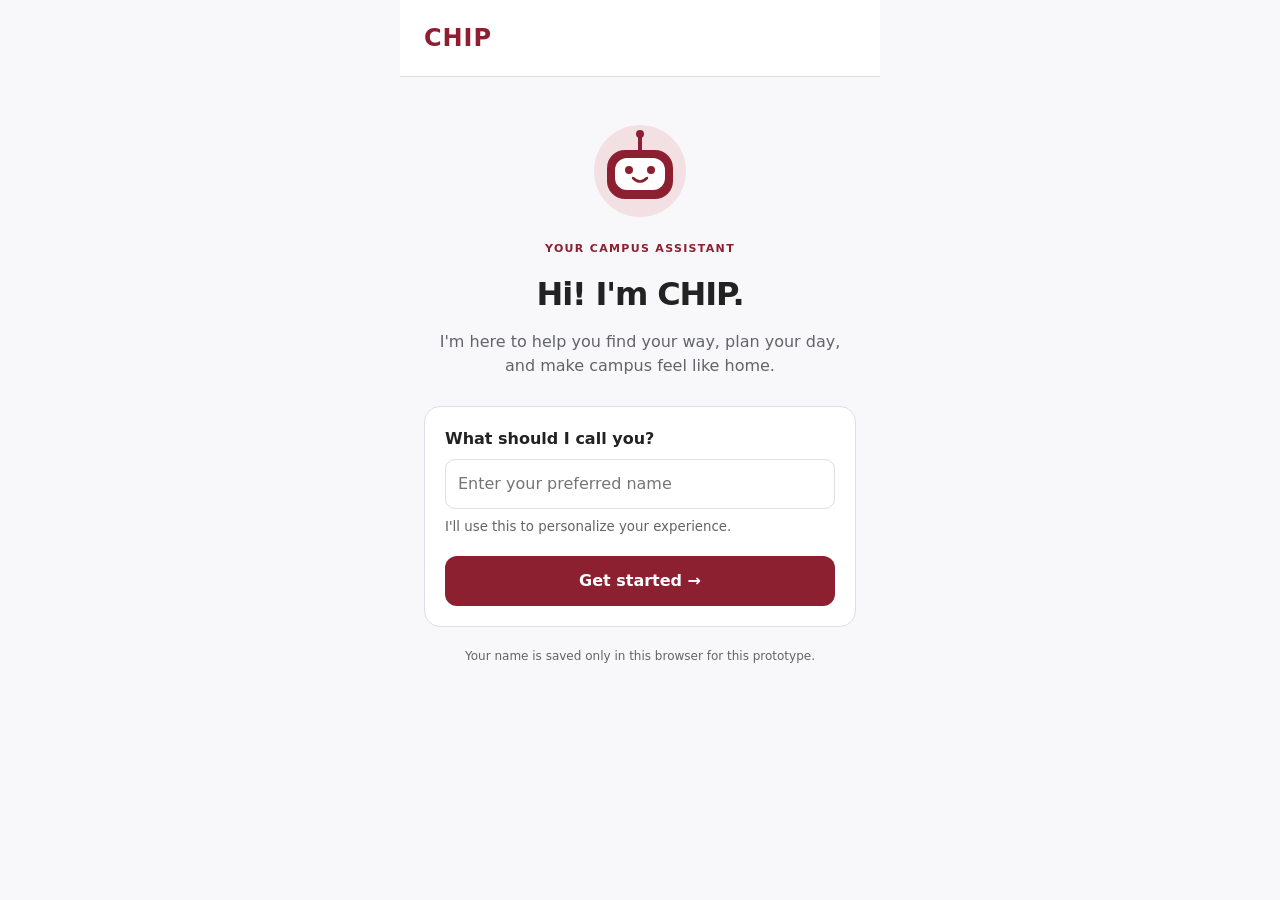
<file: CHIP_main/index.html>
<!DOCTYPE html>
<html lang="en">
<head>
<meta charset="UTF-8">
<meta name="viewport" content="width=device-width, initial-scale=1">
<title>CHIP | Home</title>
<link rel="stylesheet" href="styles.css">
<link rel="stylesheet" href="home.css">
<script src="shared.js" defer></script>
<script src="home.js" defer></script>
</head>
<body>
<div class="app-shell">
<header class="app-header">
<a class="brand" href="index.html">CHIP</a>
<a class="profile-link" href="onboarding/index.html?edit=1">Edit profile</a>
</header>
<main class="page-content" id="home" hidden>
<section class="welcome">
<div class="mascot" aria-hidden="true"><svg viewBox="0 0 100 100" width="88" height="88"><circle cx="50" cy="50" r="46" fill="#f2e0e3"/><path d="M50 29V14" stroke="#8c2030" stroke-width="4" stroke-linecap="round"/><circle cx="50" cy="13" r="4" fill="#8c2030"/><rect x="17" y="29" width="66" height="49" rx="18" fill="#8c2030"/><rect x="25" y="37" width="50" height="32" rx="12" fill="white"/><circle cx="39" cy="49" r="4" fill="#8c2030"/><circle cx="61" cy="49" r="4" fill="#8c2030"/><path d="M43 57Q50 64 57 57" fill="none" stroke="#8c2030" stroke-width="2.5" stroke-linecap="round"/></svg></div>
<h1 id="greeting"></h1><p class="muted">How can I help you today?</p>
</section>
<section class="chat-section" aria-label="Chat with CHIP">
<div id="chat-log" role="log" aria-live="polite" aria-label="Conversation"></div>
<form id="chat-form" class="chat-form">
<label class="sr-only" for="question">Ask CHIP a question</label>
<input id="question" placeholder="Ask CHIP anything..." maxlength="500" required autocomplete="off">
<button class="btn btn-primary" type="submit" aria-label="Send message">↑</button>
</form>
<div class="chat-meta"><small class="muted">Prototype assistant · simulated responses</small><button id="clear-chat" type="button">Clear chat</button></div>
</section>
<section class="quick-actions"><h2>Quick actions</h2>
<div class="feature-grid">
<a class="card feature-card" href="study-spaces/index.html"><span aria-hidden="true">📚</span><strong>Study Spaces</strong><small>Find a place to focus</small></a>
<a class="card feature-card" href="schedule/index.html"><span aria-hidden="true">📅</span><strong>My Schedule</strong><small>Plan your day</small></a>
<a class="card feature-card" href="directions/index.html"><span aria-hidden="true">📍</span><strong>Directions</strong><small>Find your way</small></a>
<a class="card feature-card" href="free-time/index.html"><span aria-hidden="true">🕒</span><strong>Free Time</strong><small>Explore your availability</small></a>
</div></section>
<section class="card overview"><h2>Your schedule</h2><p id="schedule-summary" class="muted"></p><a href="schedule/index.html">View schedule →</a></section>
</main>
<footer class="home-footer muted">Campus Host Intelligence Portal</footer>
</div>
</body></html>
</file>
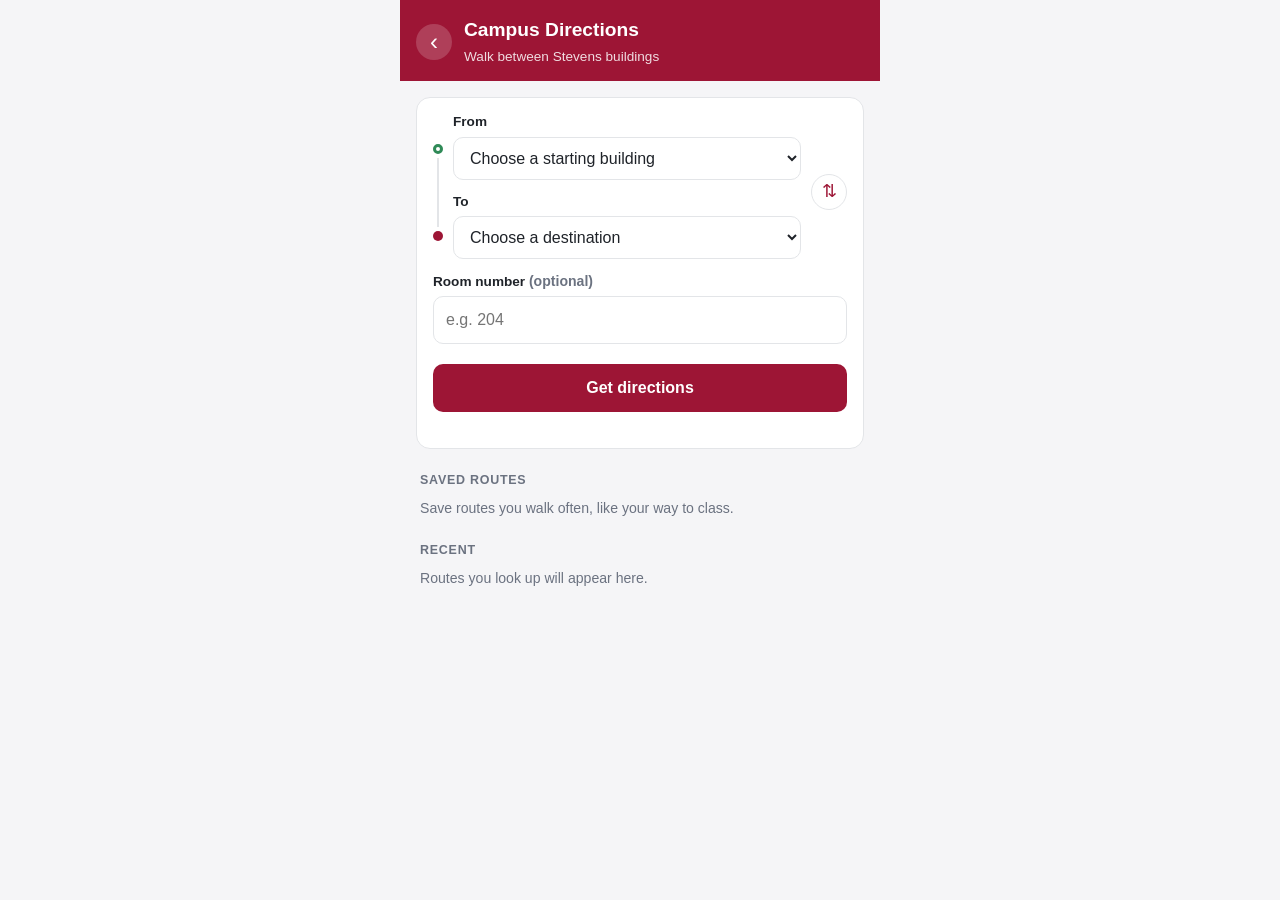
<file: CHIP_main/directions/index.html>
<!DOCTYPE html>
<html lang="en">
<head>
  <meta charset="UTF-8">
  <meta name="viewport" content="width=device-width, initial-scale=1">
  <title>Campus Directions · CHIP</title>
  <link rel="stylesheet" href="../styles.css">
  <link rel="stylesheet" href="style.css">
</head>
<body class="dir-page">

  <header class="dir-header">
    <button class="dir-back" id="backBtn" aria-label="Back">‹</button>
    <div>
      <h1 id="headerTitle">Campus Directions</h1>
      <p id="headerSub">Walk between Stevens buildings</p>
    </div>
  </header>

  <main class="dir-main">

    <!-- SCREEN 1: choose buildings -->
    <section id="screen-start" class="screen active">
      <div class="dir-card">
        <div class="fromto-row">
          <div class="fromto-dots"><span class="dot dot-start"></span><span class="fromto-line"></span><span class="dot dot-end"></span></div>
          <div class="fromto-fields">
            <label for="fromSelect" class="dir-label">From</label>
            <select id="fromSelect" class="dir-input"></select>
            <label for="toSelect" class="dir-label">To</label>
            <select id="toSelect" class="dir-input"></select>
          </div>
          <button class="swap-btn" id="swapBtn" aria-label="Swap start and destination">⇅</button>
        </div>
        <label for="roomInput" class="dir-label">Room number <span class="muted">(optional)</span></label>
        <input id="roomInput" class="dir-input" type="text" inputmode="numeric" placeholder="e.g. 204">
        <button class="dir-btn block" id="goBtn">Get directions</button>
        <p class="dir-error" id="formError" role="alert"></p>
      </div>

      <h2 class="dir-section">Saved routes</h2>
      <div id="savedList"></div>

      <h2 class="dir-section">Recent</h2>
      <div id="recentList"></div>
    </section>

    <!-- SCREEN 2: route detail -->
    <section id="screen-detail" class="screen">
      <div class="dir-card summary" id="summary"></div>
      <div class="dir-card map-card">
        <svg id="map" viewBox="0 0 320 300" role="img" aria-label="Campus map with walking route"></svg>
        <p class="map-caption">Simplified campus map · north is up</p>
      </div>
      <h2 class="dir-section">Step by step</h2>
      <ol class="timeline" id="steps"></ol>
      <div class="dir-actions">
        <button class="dir-btn secondary" id="saveBtn">☆ Save route</button>
        <button class="dir-btn" id="startBtn">Start walking</button>
      </div>
    </section>

    <!-- SCREEN 3: walking, one step at a time -->
    <section id="screen-trip" class="screen">
      <div class="trip-progress"><div class="trip-bar" id="tripBar"></div></div>
      <p class="muted center" id="tripCount"></p>
      <div class="dir-card trip-card">
        <div class="trip-icon" id="tripIcon"></div>
        <p class="trip-text" id="tripText"></p>
        <p class="muted" id="tripMeta"></p>
      </div>
      <div class="dir-actions">
        <button class="dir-btn secondary" id="prevBtn">Previous</button>
        <button class="dir-btn" id="nextBtn">Next step</button>
      </div>
      <button class="dir-link" id="endBtn">End walk</button>
    </section>

    <!-- SCREEN 4: arrived -->
    <section id="screen-arrived" class="screen">
      <div class="dir-card center arrived">
        <div class="arrived-icon">✓</div>
        <h3 id="arrivedTitle"></h3>
        <p class="muted" id="arrivedText"></p>
        <a class="dir-btn block" href="../schedule/index.html">View my schedule</a>
        <button class="dir-link" id="doneBtn">Back to directions</button>
      </div>
    </section>
  </main>

  <div class="dir-toast" id="toast" role="status"></div>
  <script src="script.js"></script>
</body>
</html>
</file>
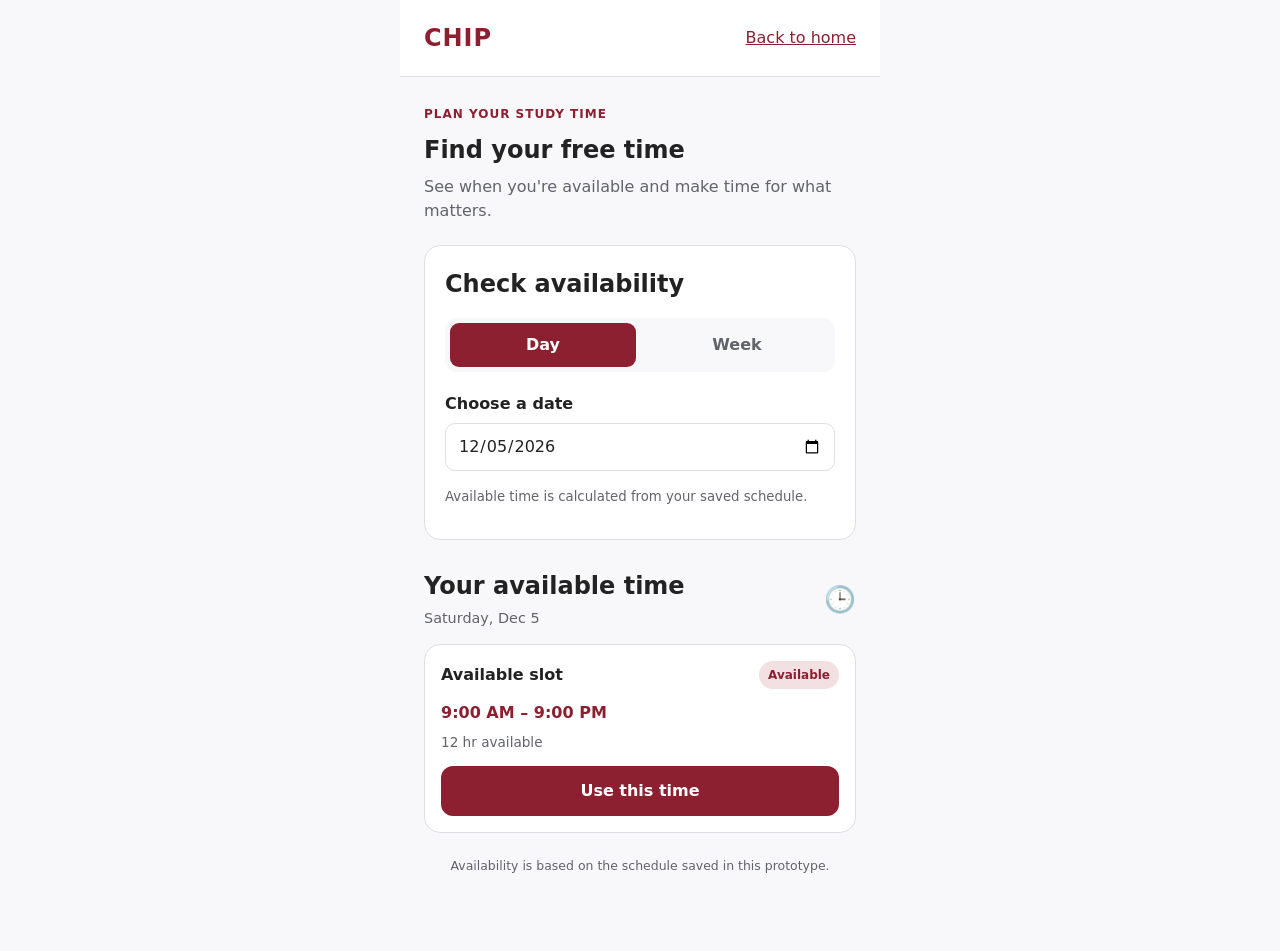
<file: CHIP_main/free-time/index.html>
<!DOCTYPE html>
<html lang="en">

<head>
    <meta charset="UTF-8">
    <meta name="viewport" content="width=device-width, initial-scale=1">
    <title>CHIP | Free Time</title>

    <link rel="stylesheet" href="../styles.css">
    <link rel="stylesheet" href="style.css">

    <script src="../shared.js" defer></script>
    <script src="script.js" defer></script>
</head>

<body>
    <div class="app-shell">
        <header class="app-header">
            <a class="brand" href="../index.html">CHIP</a>
            <a href="../index.html">Back to home</a>
        </header>

        <main class="page-content">
            <section class="intro">
                <span class="eyebrow">PLAN YOUR STUDY TIME</span>
                <h1>Find your free time</h1>
                <p class="muted">
                    See when you're available and make time for what matters.
                </p>
            </section>

            <section class="card controls-card">
                <h2>Check availability</h2>

                <div class="view-toggle" role="group" aria-label="Schedule view">
                    <button class="toggle-btn active" id="dayView" type="button">
                        Day
                    </button>
                    <button class="toggle-btn" id="weekView" type="button">
                        Week
                    </button>
                </div>

                <div class="field">
                    <label for="selectedDate">Choose a date</label>
                    <input type="date" id="selectedDate">
                </div>

                <p class="muted small">
                    Available time is calculated from your saved schedule.
                </p>
            </section>

            <section class="availability-section">
                <div class="section-heading">
                    <div>
                        <h2 id="availabilityTitle">Your available time</h2>
                        <p class="muted" id="availabilitySubtitle"></p>
                    </div>
                    <span class="availability-icon">🕒</span>
                </div>

                <div id="availabilityList" class="availability-list"></div>

                <div id="emptyState" class="card empty-state" hidden>
                    <span>📅</span>
                    <h3>No free time found</h3>
                    <p class="muted">
                        There are no available study slots in this period.
                        Try another date or check your schedule.
                    </p>
                    <a class="btn btn-secondary btn-block" href="../schedule/index.html">
                        View my schedule
                    </a>
                </div>
            </section>

            <section class="card booking-card" id="bookingCard" hidden>
                <h2>Save study time</h2>
                <p class="muted" id="selectedSlotText"></p>

                <div class="field">
                    <label for="studyDuration">How long do you want to study?</label>
                    <select id="studyDuration">
                        <option value="30">30 minutes</option>
                        <option value="60" selected>1 hour</option>
                        <option value="90">1 hour 30 minutes</option>
                        <option value="120">2 hours</option>
                    </select>
                </div>

                <div class="field">
                    <label for="studyTitle">Study session name</label>
                    <input id="studyTitle" type="text" maxlength="60" value="Study session"
                        placeholder="e.g. Complete CS assignment">
                </div>

                <p class="error" id="bookingError" role="alert"></p>

                <button class="btn btn-primary btn-block" id="saveStudyBtn">
                    Add to my schedule
                </button>
                <button class="btn btn-secondary btn-block" id="cancelBookingBtn">
                    Cancel
                </button>
            </section>

            <section class="card success-card" id="successCard" hidden>
                <div class="success-icon">✓</div>
                <h2>Study time added!</h2>
                <p id="successMessage" class="muted"></p>
                <a class="btn btn-primary btn-block" href="../schedule/index.html">
                    View my schedule
                </a>
                <button class="text-button" id="backToAvailability">
                    Find another time
                </button>
            </section>

            <p class="data-note">
                Availability is based on the schedule saved in this prototype.
            </p>
        </main>
    </div>
</body>

</html>
</file>
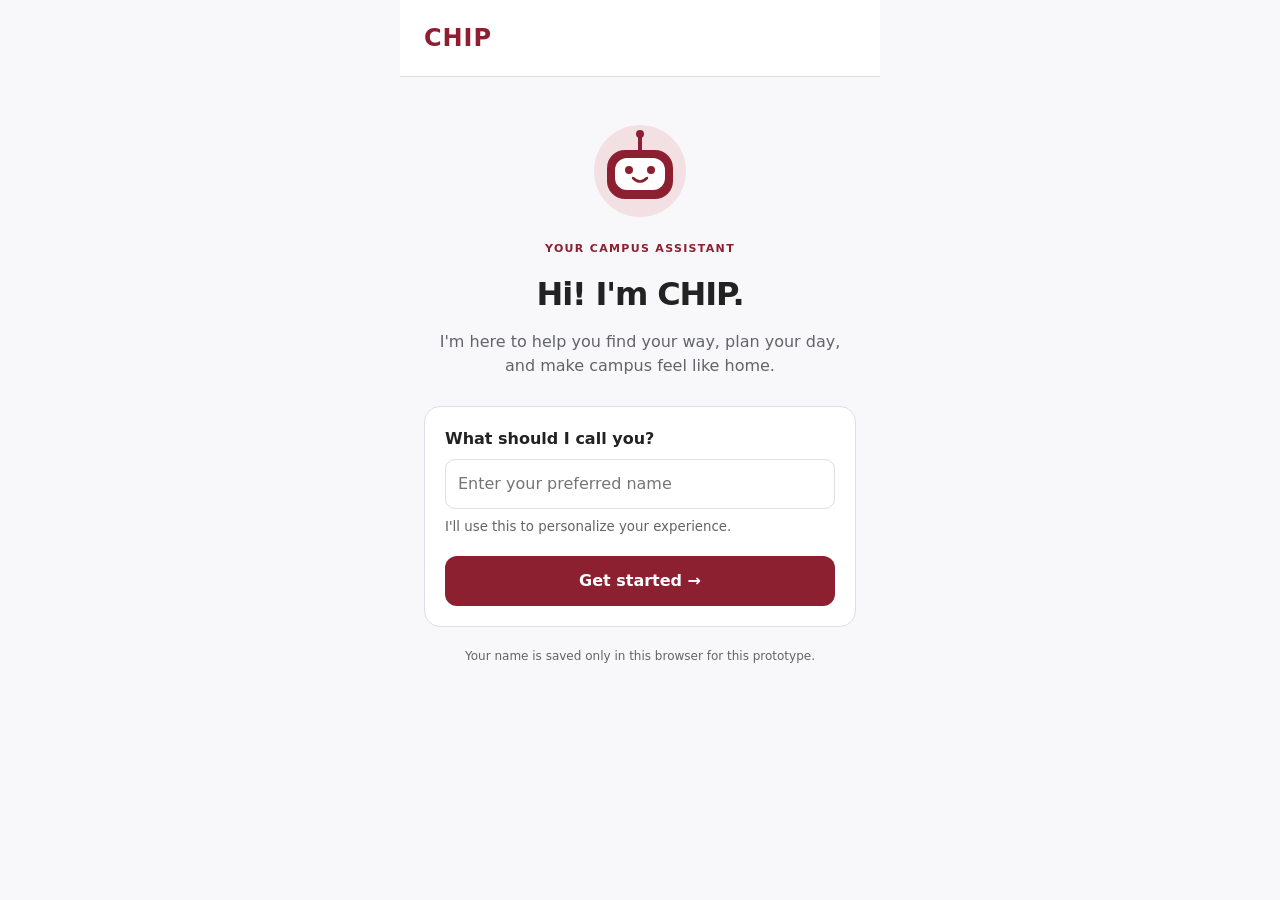
<file: CHIP_main/onboarding/index.html>
<!DOCTYPE html>
<html lang="en">
<head>
  <meta charset="UTF-8">
  <meta name="viewport" content="width=device-width, initial-scale=1">
  <title>Welcome to CHIP</title>
  <link rel="stylesheet" href="../styles.css">
  <link rel="stylesheet" href="onboarding.css">
  <script src="../shared.js" defer></script>
  <script src="script.js" defer></script>
</head>
<body>
  <div class="app-shell">
    <header class="app-header"><span class="brand">CHIP</span></header>
    <main class="page-content onboarding">
      <div class="mascot" aria-hidden="true">
        <svg viewBox="0 0 100 100" width="100" height="100">
          <circle cx="50" cy="50" r="46" fill="#f2e0e3"/>
          <path d="M50 29V14" stroke="#8c2030" stroke-width="4" stroke-linecap="round"/>
          <circle cx="50" cy="13" r="4" fill="#8c2030"/>
          <rect x="17" y="29" width="66" height="49" rx="18" fill="#8c2030"/>
          <rect x="25" y="37" width="50" height="32" rx="12" fill="white"/>
          <circle cx="39" cy="49" r="4" fill="#8c2030"/>
          <circle cx="61" cy="49" r="4" fill="#8c2030"/>
          <path d="M43 57Q50 64 57 57" fill="none" stroke="#8c2030" stroke-width="2.5" stroke-linecap="round"/>
        </svg>
      </div>
      <section class="intro">
        <p class="eyebrow">YOUR CAMPUS ASSISTANT</p>
        <h1 id="heading">Hi! I'm CHIP.</h1>
        <p class="muted" id="intro-text">I'm here to help you find your way, plan your day, and make campus feel like home.</p>
      </section>
      <form id="profile-form" class="card">
        <div class="field">
          <label for="student-name">What should I call you?</label>
          <input id="student-name" name="name" placeholder="Enter your preferred name" autocomplete="given-name" maxlength="40" required aria-describedby="name-help error">
          <small class="muted" id="name-help">I'll use this to personalize your experience.</small>
          <p id="error" class="error" role="alert" hidden></p>
        </div>
        <button id="submit-button" class="btn btn-primary btn-block" type="submit">Get started →</button>
        <a id="cancel-link" class="cancel" href="../index.html" hidden>Cancel</a>
      </form>
      <p class="privacy muted">Your name is saved only in this browser for this prototype.</p>
    </main>
  </div>
</body>
</html>
</file>
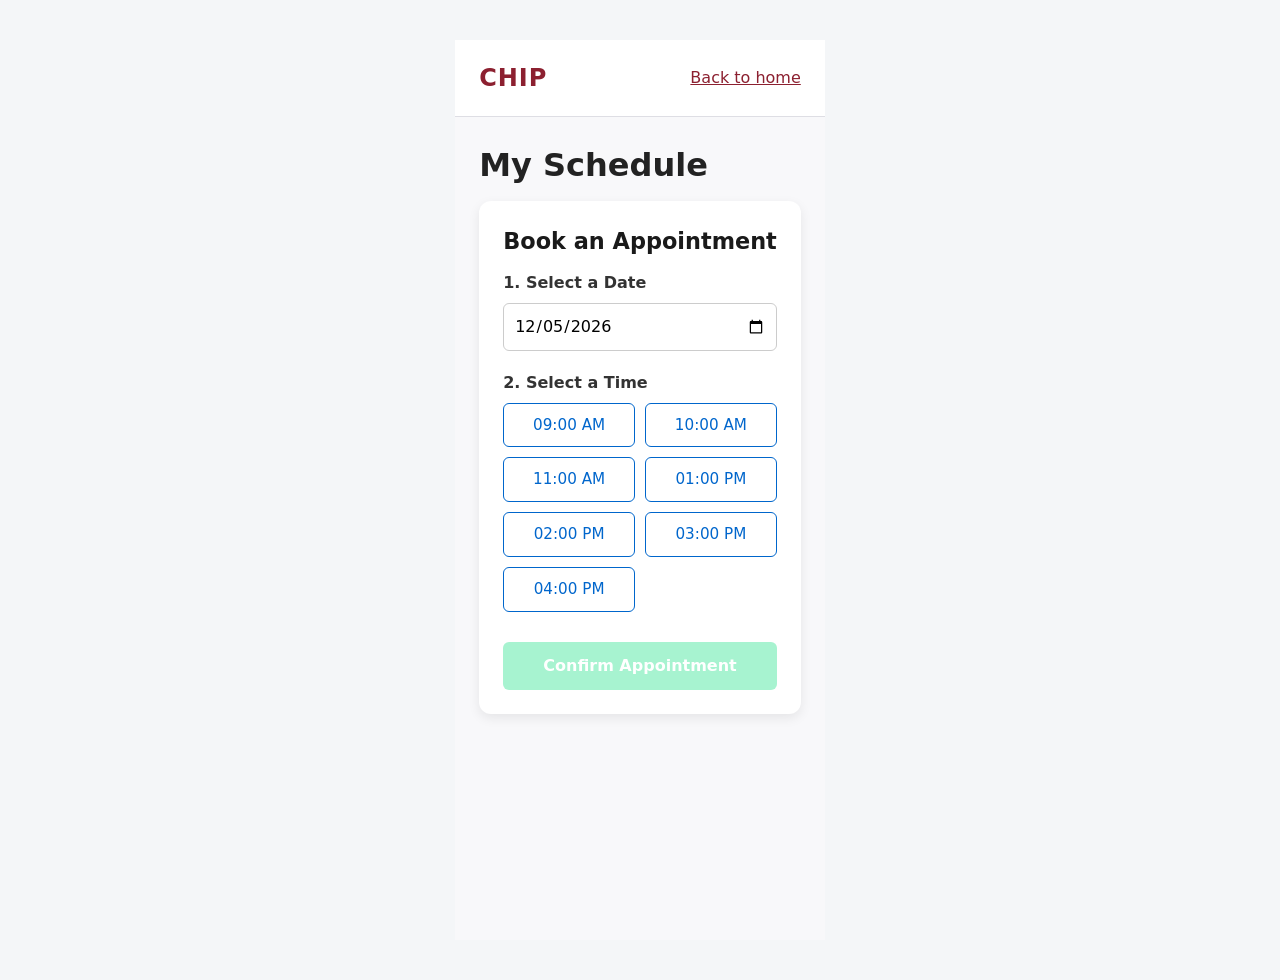
<file: CHIP_main/schedule/index.html>
<!DOCTYPE html>
<html lang="en">
<head>
<meta charset="UTF-8">
<meta name="viewport" content="width=device-width, initial-scale=1">
<title>CHIP | My Schedule</title>
<link rel="stylesheet" href="../styles.css">
<link rel="stylesheet" href="style.css">
<script src="../shared.js" defer></script>
<!-- <script src="script.js" defer></script> -->
</head>
<body><div class="app-shell"><header class="app-header"><a class="brand" href="../index.html">CHIP</a><a href="../index.html">Back to home</a></header><main class="page-content"><h1>My Schedule</h1>
    <style>
    body {
      font-family: system-ui, -apple-system, sans-serif;
      background-color: #f4f6f8;
      display: flex;
      justify-content: center;
      padding: 40px 20px;
      margin: 0;
    }
    .scheduler-card {
      background: #ffffff;
      padding: 24px;
      border-radius: 12px;
      box-shadow: 0 4px 12px rgba(0, 0, 0, 0.08);
      max-width: 400px;
      width: 100%;
    }
    h2 {
      margin-top: 0;
      font-size: 1.4rem;
      color: #1a1a1a;
    }
    .form-group {
      margin-bottom: 20px;
    }
    label {
      display: block;
      font-weight: 600;
      margin-bottom: 8px;
      color: #333;
    }
    input[type="date"] {
      width: 100%;
      padding: 10px;
      border: 1px solid #ccc;
      border-radius: 6px;
      font-size: 1rem;
      box-sizing: border-box;
    }
    .slots-grid {
      display: grid;
      grid-template-columns: repeat(2, 1fr);
      gap: 10px;
    }
    .slot-btn {
      padding: 10px;
      border: 1px solid #0066cc;
      background: #ffffff;
      color: #0066cc;
      border-radius: 6px;
      font-size: 0.95rem;
      cursor: pointer;
      transition: all 0.15s ease;
    }
    .slot-btn:hover:not(:disabled) {
      background: #e6f0fa;
    }
    .slot-btn.selected {
      background: #0066cc;
      color: #ffffff;
      font-weight: 600;
    }
    .slot-btn:disabled {
      border-color: #ddd;
      background: #f9f9f9;
      color: #aaa;
      cursor: not-allowed;
      text-decoration: line-through;
    }
    .confirm-btn {
      width: 100%;
      padding: 12px;
      background: #10b981;
      color: white;
      border: none;
      border-radius: 6px;
      font-size: 1rem;
      font-weight: 600;
      cursor: pointer;
      margin-top: 10px;
    }
    .confirm-btn:disabled {
      background: #a7f3d0;
      cursor: not-allowed;
    }
    .status-message {
      margin-top: 16px;
      padding: 12px;
      border-radius: 6px;
      background: #ecfdf5;
      color: #065f46;
      font-size: 0.95rem;
      display: none;
    }
  </style>

  <div class="scheduler-card">
    <h2>Book an Appointment</h2>
    
    <div class="form-group">
      <label for="date-picker">1. Select a Date</label>
      <input type="date" id="date-picker">
    </div>

    <div class="form-group">
      <label>2. Select a Time</label>
      <div id="slots-container" class="slots-grid"></div>
    </div>

    <button id="confirm-btn" class="confirm-btn" disabled>Confirm Appointment</button>
    <div id="status-message" class="status-message"></div>
  </div>

  <script src="schedule.js"></script>
</body>
</html>
</file>
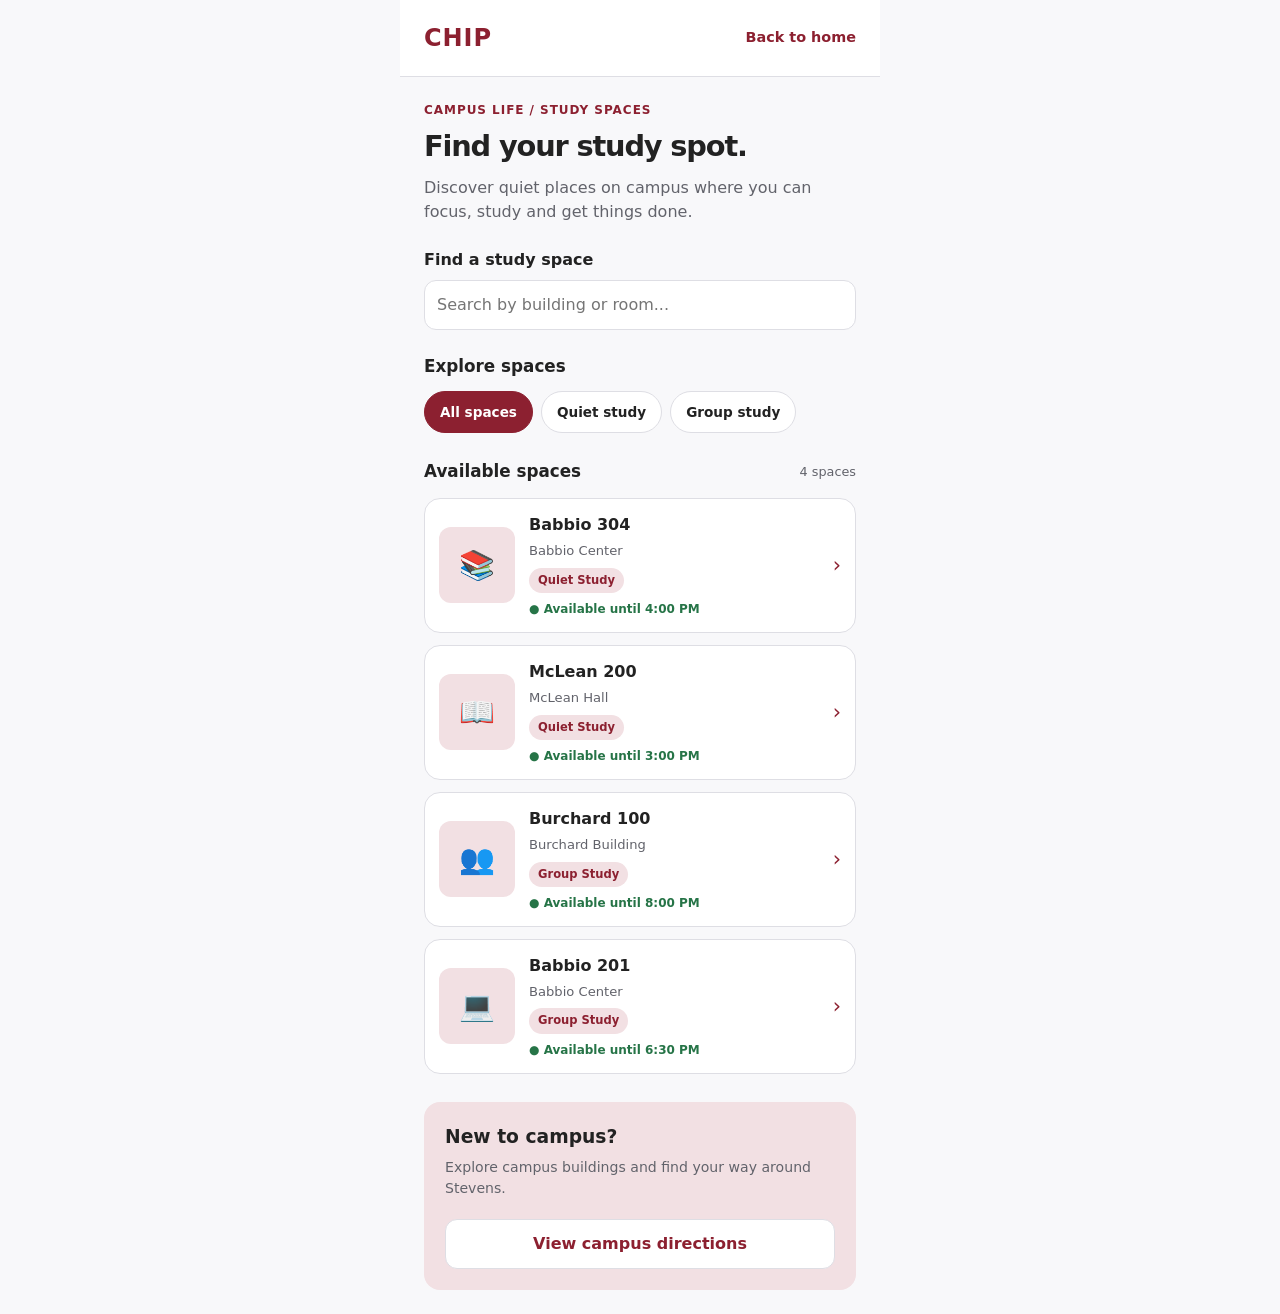
<file: CHIP_main/study-spaces/index.html>
<!DOCTYPE html>
<html lang="en">
<head>
    <meta charset="UTF-8">
    <meta name="viewport" content="width=device-width, initial-scale=1">

    <title>Study Spaces | CHIP</title>

    <!-- CHIP shared design system -->
    <link rel="stylesheet" href="../styles.css">

    <!-- Study Spaces styling -->
    <link rel="stylesheet" href="style.css">

    <!-- Shared and feature JavaScript -->
    <script src="../shared.js" defer></script>
    <script src="script.js" defer></script>
</head>

<body>

    <div class="app-shell">

        <!-- HEADER -->
        <header class="app-header">
            <a class="brand" href="../index.html">CHIP</a>
            <a href="../index.html">Back to home</a>
        </header>

        <main class="page-content">

            <!-- BROWSE SCREEN -->
            <section id="browseScreen">

                <p class="muted">CAMPUS LIFE / STUDY SPACES</p>

                <h1>Find your study spot.</h1>

                <p class="muted">
                    Discover quiet places on campus where you can
                    focus, study and get things done.
                </p>

                <!-- SEARCH -->
                <div class="field study-search">
                    <label for="searchInput">Find a study space</label>
                    <input
                        type="search"
                        id="searchInput"
                        placeholder="Search by building or room..."
                    >
                </div>

                <!-- FILTERS -->
                <h2>Explore spaces</h2>

                <div class="filter-list" id="filterList">
                    <button class="filter-btn active"
                            data-filter="all"
                            type="button">
                        All spaces
                    </button>

                    <button class="filter-btn"
                            data-filter="quiet"
                            type="button">
                        Quiet study
                    </button>

                    <button class="filter-btn"
                            data-filter="group"
                            type="button">
                        Group study
                    </button>
                </div>

                <!-- SPACE COUNT AND RESULTS -->
                <div class="results-heading">
                    <h2>Available spaces</h2>
                    <span id="resultCount" class="muted"></span>
                </div>

                <div id="spaceList" class="space-list">
                    <!-- Study spaces will be displayed here -->
                </div>

                <div id="emptyState" class="card empty-state" hidden>
                    <h3>No spaces found</h3>
                    <p class="muted">
                        Try another search or select a different filter.
                    </p>
                </div>

                <!-- CAMPUS MAP ENTRY -->
                <section class="campus-map-entry card">
                    <div>
                        <h3>New to campus?</h3>
                        <p class="muted">
                            Explore campus buildings and find your way
                            around Stevens.
                        </p>
                    </div>

                    <a class="btn btn-secondary btn-block"
                       href="../directions/index.html">
                        View campus directions
                    </a>
                </section>

            </section>


            <!-- STUDY SPACE DETAILS SCREEN -->
            <section id="detailScreen" hidden>

                <button class="btn btn-secondary"
                        id="backToSpaces"
                        type="button">
                    ← Back to spaces
                </button>

                <div id="spaceDetails">
                    <!-- Selected study space details appear here -->
                </div>

                <div class="detail-actions">
                    <button class="btn btn-primary btn-block"
                            id="reserveBtn"
                            type="button">
                        Reserve this space
                    </button>

                    <a class="btn btn-secondary btn-block"
                       id="directionsBtn"
                       href="../directions/index.html">
                        Get directions
                    </a>
                </div>

            </section>


            <!-- RESERVATION SCREEN -->
            <section id="reservationScreen" hidden>

                <button class="btn btn-secondary"
                        id="backToDetails"
                        type="button">
                    ← Back to details
                </button>

                <h1>Reserve your space</h1>

                <p class="muted">
                    Choose a date and time for your study session.
                </p>

                <div class="card reservation-card">

                    <div id="reservationSpaceName"></div>

                    <form id="reservationForm">

                        <div class="field">
                            <label for="reservationDate">Date</label>
                            <input
                                type="date"
                                id="reservationDate"
                                required
                            >
                        </div>

                        <div class="field">
                            <label for="startTime">Start time</label>
                            <select id="startTime" required>
                                <option value="">Choose a start time</option>
                                <option value="09:00">9:00 AM</option>
                                <option value="10:00">10:00 AM</option>
                                <option value="11:00">11:00 AM</option>
                                <option value="12:00">12:00 PM</option>
                                <option value="13:00">1:00 PM</option>
                                <option value="14:00">2:00 PM</option>
                                <option value="15:00">3:00 PM</option>
                            </select>
                        </div>

                        <div class="field">
                            <label for="duration">Duration</label>
                            <select id="duration" required>
                                <option value="1">1 hour</option>
                                <option value="2">2 hours</option>
                                <option value="3">3 hours</option>
                            </select>
                        </div>

                        <button class="btn btn-primary btn-block"
                                type="submit">
                            Confirm reservation
                        </button>

                    </form>

                </div>

            </section>


            <!-- RESERVATION CONFIRMATION -->
            <section id="confirmationScreen" hidden>

                <div class="card confirmation-card">

                    <div class="confirmation-icon">✓</div>

                    <h1>Reservation confirmed!</h1>

                    <p class="muted">
                        Your study session has been added to your
                        CHIP reservations.
                    </p>

                    <div id="confirmationDetails"></div>

                    <a class="btn btn-primary btn-block"
                       id="confirmationDirections"
                       href="../directions/index.html">
                        Get directions
                    </a>

                    <button class="btn btn-secondary btn-block"
                            id="findAnotherBtn"
                            type="button">
                        Find another space
                    </button>

                    <a class="home-link" href="../index.html">
                        Return to CHIP home
                    </a>

                </div>

            </section>

        </main>

    </div>

</body>
</html>
</file>
<file: CHIP_main/styles.css>
/* CHIP shared design system — import on every page. */
:root {
  --primary-color: #8c2030;
  --primary-hover: #701827;
  --background-color: #f8f8fa;
  --card-color: #fff;
  --text-color: #222222;
  --secondary-text: #62636b;
  --border-color: #dedee4;
  --accent-color: #f2e0e3;
  --border-radius: 16px;
  --font-family: system-ui, -apple-system, BlinkMacSystemFont, "Segoe UI", sans-serif;
  --page-width: 480px;
}
* { box-sizing: border-box; }
body { margin: 0; background: var(--background-color); color: var(--text-color); font-family: var(--font-family); line-height: 1.5; }
h1,h2,h3,p { margin: 0 0 12px; }
a { color: var(--primary-color); }
button,input,select,textarea { font: inherit; }
button { cursor: pointer; }
:focus-visible { outline: 3px solid var(--primary-color); outline-offset: 3px; }
.app-shell { max-width: var(--page-width); min-height: 100vh; margin: auto; background: var(--background-color); }
.app-header { display: flex; align-items: center; justify-content: space-between; padding: 20px 24px; background: var(--card-color); border-bottom: 1px solid var(--border-color); }
.brand { font-size: 24px; font-weight: 800; color: var(--primary-color); text-decoration: none; letter-spacing: .04em; }
.page-content { padding: 24px; }
.card { background: var(--card-color); border: 1px solid var(--border-color); border-radius: var(--border-radius); padding: 20px; }
.muted { color: var(--secondary-text); }
.btn { display: inline-flex; align-items: center; justify-content: center; min-height: 48px; padding: 12px 20px; border: 1px solid transparent; border-radius: 12px; font-weight: 650; text-decoration: none; }
.btn-primary { background: var(--primary-color); color: white; }
.btn-primary:hover { background: var(--primary-hover); }
.btn-secondary { background: white; color: var(--primary-color); border-color: var(--border-color); }
.btn-block { width: 100%; }
.field { display: grid; gap: 8px; margin-bottom: 20px; }
.field label { font-weight: 650; }
.field input,.field select,.field textarea { width: 100%; padding: 12px; min-height: 48px; border: 1px solid var(--border-color); border-radius: 10px; background: white; color: var(--text-color); }
.error { color: var(--primary-color); font-size: .875rem; }
.feature-grid { display: grid; grid-template-columns: repeat(2,minmax(0,1fr)); gap: 12px; }
.feature-card { display: block; text-decoration: none; color: var(--text-color); }
.feature-card:hover { border-color: var(--primary-color); }
.bottom-nav { display: flex; flex-wrap: wrap; justify-content: space-around; gap: 8px; padding: 16px; background: white; border-top: 1px solid var(--border-color); }
.bottom-nav a { font-size: .8rem; text-decoration: none; }
</file>
<file: CHIP_main/home.css>
/* Homepage only. Shared tokens and components remain in styles.css. */
[hidden] { display:none !important; }
.welcome { text-align:center; padding:12px 0 20px; }
.welcome h1 { font-size:30px; letter-spacing:-.035em; overflow-wrap:anywhere; }
.mascot { margin-bottom:12px; }
.profile-link { font-size:14px; }
.chat-section { margin-bottom:28px; }
.chat-form { display:flex; gap:8px; background:var(--card-color); border:1px solid var(--border-color); border-radius:16px; padding:8px; }
.chat-form input { flex:1; min-width:0; border:0; background:transparent; padding:8px; color:var(--text-color); }
.chat-form .btn { min-width:44px; padding:8px 14px; font-size:22px; }
.chat-meta { display:flex; justify-content:space-between; align-items:center; gap:8px; margin-top:8px; }
#clear-chat { border:0; background:transparent; color:var(--primary-color); font-size:12px; padding:6px; }
#chat-log { display:grid; gap:12px; max-height:340px; overflow-y:auto; }
#chat-log:not(:empty) { margin-bottom:14px; padding:4px; }
.message { padding:12px 14px; border-radius:14px; max-width:90%; overflow-wrap:anywhere; white-space:pre-wrap; }
.message.user { justify-self:end; background:var(--primary-color); color:white; }
.message.assistant { justify-self:start; background:var(--card-color); border:1px solid var(--border-color); }
.message a { display:block; margin-top:8px; font-weight:650; }
.quick-actions h2,.overview h2 { font-size:18px; }
.quick-actions .feature-card { display:grid; gap:6px; padding:16px; }
.feature-card span { font-size:25px; }
.feature-card small { color:var(--secondary-text); }
.overview { margin-top:20px; background:var(--accent-color); }
.home-footer { text-align:center; font-size:12px; padding:16px; }
.sr-only { position:absolute; width:1px; height:1px; padding:0; margin:-1px; overflow:hidden; clip:rect(0,0,0,0); white-space:nowrap; border:0; }
</file>
<file: CHIP_main/directions/style.css>
/* Campus Directions styles. Uses shared variables from ../styles.css when
   they exist; the fallbacks keep the page usable on its own. */

.dir-page {
  --d-primary: var(--primary, #9d1535);      /* Stevens red */
  --d-primary-light: var(--primary-light, #f8e8ec);
  --d-text: var(--text, #1f2329);
  --d-muted: var(--muted, #6b7280);
  --d-bg: var(--bg, #f5f5f7);
  --d-card: var(--card, #ffffff);
  --d-border: var(--border, #e3e5e8);
  --d-green: #2f8a57;
  margin: 0 auto;
  max-width: 480px;
  min-height: 100vh;
  background: var(--d-bg);
  color: var(--d-text);
  font-family: var(--font, -apple-system, BlinkMacSystemFont, "Segoe UI", Roboto, sans-serif);
}
.dir-page * { box-sizing: border-box; }

/* Header */
.dir-header {
  position: sticky; top: 0; z-index: 5;
  display: flex; align-items: center; gap: 12px;
  padding: 16px 16px 14px;
  background: var(--d-primary); color: #fff;
}
.dir-header h1 { margin: 0; font-size: 1.2rem; }
.dir-header p { margin: 2px 0 0; font-size: .85rem; opacity: .85; }
.dir-back {
  width: 36px; height: 36px; flex: none;
  border: none; border-radius: 50%;
  background: rgba(255,255,255,.18); color: #fff;
  font-size: 1.5rem; line-height: 1; cursor: pointer;
}

.dir-main { padding: 16px 16px 40px; }
.screen { display: none; }
.screen.active { display: block; animation: fade .2s ease; }
@keyframes fade { from { opacity: 0; transform: translateY(6px); } to { opacity: 1; transform: none; } }

/* Cards & text */
.dir-card {
  display: block; width: 100%;
  background: var(--d-card);
  border: 1px solid var(--d-border);
  border-radius: 14px;
  padding: 14px 16px; margin-bottom: 12px;
  text-align: left; font: inherit; color: inherit;
}
.dir-section { margin: 22px 4px 8px; font-size: .78rem; text-transform: uppercase; letter-spacing: .06em; color: var(--d-muted); }
.muted { color: var(--d-muted); font-size: .88rem; }
.small { font-size: .82rem; margin: 8px 0 0; }
.center { text-align: center; }
.empty { margin: 0 4px; }

/* Form */
.dir-label { display: block; font-size: .85rem; font-weight: 600; margin-bottom: 4px; }
.dir-input {
  width: 100%; padding: 11px 12px; margin-bottom: 12px;
  border: 1px solid var(--d-border); border-radius: 10px;
  font: inherit; background: #fff; color: inherit;
}
.dir-input:focus { outline: 2px solid var(--d-primary); outline-offset: 1px; }
.dir-error { color: #c0392b; font-size: .88rem; margin: 8px 0 0; min-height: 1em; }

.fromto-row { display: flex; gap: 10px; align-items: stretch; }
.fromto-dots { display: flex; flex-direction: column; align-items: center; padding: 32px 0 30px; }
.fromto-line { flex: 1; width: 2px; background: var(--d-border); margin: 4px 0; }
.fromto-fields { flex: 1; min-width: 0; }
.swap-btn {
  align-self: center; width: 36px; height: 36px; flex: none;
  border: 1px solid var(--d-border); border-radius: 50%;
  background: #fff; font-size: 1.1rem; cursor: pointer; color: var(--d-primary);
}
.dot { display: inline-block; width: 10px; height: 10px; border-radius: 50%; flex: none; }
.dot-start { background: #fff; border: 3px solid var(--d-green); }
.dot-end { background: var(--d-primary); }

/* Buttons */
.dir-btn {
  display: inline-block; padding: 12px 16px;
  border: none; border-radius: 10px; cursor: pointer;
  background: var(--d-primary); color: #fff;
  font: inherit; font-weight: 600; text-align: center; text-decoration: none;
}
.dir-btn.secondary { background: var(--d-primary-light); color: var(--d-primary); }
.dir-btn.block { display: block; width: 100%; margin-top: 8px; }
.dir-btn:disabled { opacity: .4; cursor: default; }
.dir-btn:active:not(:disabled) { transform: scale(.98); }
.dir-actions { display: grid; grid-template-columns: 1fr 1fr; gap: 10px; margin-top: 8px; }
.dir-link {
  display: block; margin: 14px auto 0; padding: 6px;
  background: none; border: none; cursor: pointer;
  color: var(--d-primary); font: inherit; font-weight: 600;
}

/* Saved / recent rows */
.mini { display: flex; align-items: center; gap: 10px; padding: 12px 14px; cursor: pointer; }
.mini-main { flex: 1; display: flex; align-items: center; gap: 12px; background: none; border: none; padding: 0; font: inherit; color: inherit; text-align: left; cursor: pointer; }
.dir-card.mini-main { padding: 12px 14px; border: 1px solid var(--d-border); background: var(--d-card); }
.mini-icon {
  width: 34px; height: 34px; flex: none; border-radius: 50%;
  display: grid; place-items: center;
  background: var(--d-primary-light); color: var(--d-primary);
}
.mini-x { background: none; border: none; color: var(--d-muted); cursor: pointer; font-size: 1rem; padding: 6px; }

/* Summary */
.summary-top { display: flex; align-items: baseline; gap: 10px; margin-bottom: 10px; }
.summary-mins { font-size: 1.6rem; font-weight: 700; color: var(--d-primary); }
.summary-route { display: flex; align-items: center; gap: 10px; margin: 4px 0; }

/* Map */
.map-card { padding: 8px; }
#map { display: block; width: 100%; height: auto; }
.map-bg { fill: #eef2ea; stroke: #d6ddd0; }
.map-hill { fill: #dfe8d6; }
.map-street { font-size: 9px; fill: #8a9283; letter-spacing: .05em; }
.map-route { fill: none; stroke: var(--d-primary); stroke-width: 4; stroke-linecap: round; stroke-linejoin: round; stroke-dasharray: 2 7; }
.map-bldg rect { fill: #c9ccd1; }
.map-bldg text { font-size: 9px; fill: #555; }
.map-bldg.start rect { fill: var(--d-green); }
.map-bldg.end rect { fill: var(--d-primary); }
.map-bldg.start text, .map-bldg.end text { font-weight: 700; fill: var(--d-text); }
.map-caption { margin: 4px 6px 2px; font-size: .75rem; color: var(--d-muted); text-align: center; }

/* Timeline */
.timeline { list-style: none; margin: 0; padding: 0; }
.timeline li {
  position: relative; display: flex; gap: 12px; align-items: flex-start;
  background: var(--d-card); border: 1px solid var(--d-border);
  border-radius: 14px; padding: 12px 14px; margin-bottom: 8px; line-height: 1.4;
}
.tl-icon {
  width: 32px; height: 32px; flex: none; border-radius: 50%;
  display: grid; place-items: center;
  background: var(--d-primary-light); color: var(--d-primary); font-weight: 700;
}

/* Trip */
.trip-progress { height: 6px; background: var(--d-border); border-radius: 99px; overflow: hidden; margin: 4px 0 10px; }
.trip-bar { height: 100%; background: var(--d-primary); transition: width .3s ease; }
.trip-card { text-align: center; padding: 30px 20px; }
.trip-icon {
  width: 64px; height: 64px; margin: 0 auto 14px; border-radius: 50%;
  display: grid; place-items: center; font-size: 1.8rem;
  background: var(--d-primary-light); color: var(--d-primary);
}
.trip-text { font-size: 1.1rem; line-height: 1.45; margin: 0 0 8px; }

/* Arrived */
.arrived { padding: 30px 20px; }
.arrived-icon {
  width: 64px; height: 64px; margin: 0 auto 12px; border-radius: 50%;
  display: grid; place-items: center; font-size: 2rem;
  background: var(--d-green); color: #fff;
}
.arrived h3 { margin: 0 0 6px; }

/* Toast */
.dir-toast {
  position: fixed; left: 50%; bottom: 30px; z-index: 20;
  transform: translateX(-50%) translateY(20px);
  background: var(--d-text); color: #fff;
  padding: 10px 18px; border-radius: 99px; font-size: .9rem;
  opacity: 0; pointer-events: none; transition: .25s;
}
.dir-toast.show { opacity: 1; transform: translateX(-50%) translateY(0); }
</file>
<file: CHIP_main/free-time/style.css>
.intro {
    margin-bottom: 22px;
}

.eyebrow {
    color: var(--primary-color);
    font-size: 0.75rem;
    font-weight: 800;
    letter-spacing: 1px;
}

.intro h1 {
    margin: 7px 0;
}

.controls-card h2,
.booking-card h2,
.success-card h2 {
    margin-top: 0;
}

.view-toggle {
    display: grid;
    grid-template-columns: 1fr 1fr;
    gap: 8px;
    margin: 16px 0 20px;
    padding: 5px;
    background: var(--background-color);
    border-radius: 12px;
}

.toggle-btn {
    min-height: 44px;
    border: 0;
    border-radius: 9px;
    background: transparent;
    color: var(--secondary-text);
    font: inherit;
    font-weight: 700;
    cursor: pointer;
}

.toggle-btn.active {
    background: var(--primary-color);
    color: white;
}

.field {
    display: flex;
    flex-direction: column;
    gap: 7px;
    margin-bottom: 16px;
}

.field label {
    font-weight: 650;
}

.field input,
.field select {
    width: 100%;
    min-height: 48px;
    padding: 10px 12px;
    border: 1px solid var(--border-color);
    border-radius: 10px;
    background: white;
    color: var(--text-color);
    font: inherit;
    box-sizing: border-box;
}

.small {
    font-size: 0.83rem;
}

.availability-section {
    margin-top: 28px;
}

.section-heading {
    display: flex;
    align-items: center;
    justify-content: space-between;
    margin-bottom: 14px;
}

.section-heading h2 {
    margin: 0;
}

.section-heading p {
    margin: 4px 0 0;
    font-size: 0.9rem;
}

.availability-icon {
    font-size: 1.6rem;
}

.availability-list {
    display: grid;
    gap: 12px;
}

.time-card {
    padding: 16px;
    background: var(--card-color);
    border: 1px solid var(--border-color);
    border-radius: var(--border-radius);
}

.time-card-top {
    display: flex;
    justify-content: space-between;
    align-items: center;
    gap: 10px;
    margin-bottom: 12px;
}

.time-card h3 {
    margin: 0;
    font-size: 1rem;
}

.time-range {
    color: var(--primary-color);
    font-weight: 750;
    margin: 5px 0;
}

.duration-label {
    color: var(--secondary-text);
    font-size: 0.85rem;
}

.time-card .btn {
    width: 100%;
    margin-top: 12px;
}

.free-badge {
    padding: 5px 9px;
    border-radius: 20px;
    background: var(--accent-color);
    color: var(--primary-color);
    font-size: 0.75rem;
    font-weight: 750;
    white-space: nowrap;
}

.empty-state {
    text-align: center;
    padding: 28px 20px;
}

.empty-state>span {
    font-size: 2rem;
}

.empty-state h3 {
    margin-bottom: 5px;
}

.booking-card,
.success-card {
    margin-top: 22px;
}

.booking-card .btn {
    margin-top: 10px;
}

.error {
    color: var(--primary-color);
    font-size: 0.88rem;
}

.success-card {
    text-align: center;
    padding: 24px 20px;
}

.success-icon {
    display: grid;
    place-items: center;
    width: 52px;
    height: 52px;
    margin: 0 auto 12px;
    border-radius: 50%;
    background: var(--accent-color);
    color: var(--primary-color);
    font-size: 1.7rem;
    font-weight: 800;
}

.text-button {
    display: block;
    margin: 14px auto 0;
    padding: 10px;
    border: 0;
    background: transparent;
    color: var(--primary-color);
    font: inherit;
    font-weight: 700;
    cursor: pointer;
}

.data-note {
    margin-top: 24px;
    color: var(--secondary-text);
    font-size: 0.78rem;
    text-align: center;
}

[hidden] {
    display: none !important;
}

.controls-card,
.booking-card,
.success-card,
.field {
  min-width: 0;
  box-sizing: border-box;
}

.field input,
.field select {
  display: block;
  width: 100%;
  max-width: 100%;
  min-width: 0;
  box-sizing: border-box;
}

#selectedDate {
  width: 100%;
  max-width: 100%;
  min-width: 0;
  -webkit-appearance: none;
  appearance: none;
  font-size: 16px;
}

.app-shell {
  padding-bottom: 40px;
}

.page-content {
  padding-bottom: 24px;
}

@media (max-width: 480px) {
  .controls-card {
    overflow: hidden;
  }

  .field input,
  .field select {
    font-size: 16px;
  }
}
</file>
<file: CHIP_main/onboarding/onboarding.css>
/* Feature-specific styles: keep shared styles in ../styles.css. */
.onboarding { padding-top: 44px; }
.mascot { display: flex; justify-content: center; margin-bottom: 20px; }
.intro { text-align: center; margin-bottom: 28px; }
.intro h1 { font-size: 32px; letter-spacing: -.035em; }
.eyebrow { font-size: 11px; font-weight: 750; letter-spacing: .12em; color: var(--primary-color); }
.privacy { text-align: center; font-size: 12px; margin-top: 20px; }
.cancel { display: block; text-align: center; margin-top: 14px; }
[hidden] { display: none !important; }
</file>
<file: CHIP_main/schedule/style.css>
/* Feature-specific styles go here. */
</file>
<file: CHIP_main/study-spaces/style.css>
/* =========================================
   CHIP — STUDY SPACES
   Feature-specific styles
   Uses the shared CHIP design system
========================================= */

#browseScreen,
#detailScreen,
#reservationScreen,
#confirmationScreen {
    animation: studyFadeIn 0.2s ease;
}

@keyframes studyFadeIn {
    from {
        opacity: 0;
        transform: translateY(6px);
    }

    to {
        opacity: 1;
        transform: translateY(0);
    }
}

/* HEADER */

.app-header>a:last-child {
    font-size: 0.9rem;
    font-weight: 600;
    text-decoration: none;
}

/* PAGE INTRO */

.page-content>section>h1 {
    font-size: 1.8rem;
    line-height: 1.2;
    letter-spacing: -0.04em;
    margin-top: 8px;
    margin-bottom: 12px;
}

.page-content>section>p.muted:first-child {
    font-size: 0.75rem;
    font-weight: 700;
    letter-spacing: 0.08em;
    color: var(--primary-color);
    margin-bottom: 10px;
}

/* SEARCH */

.study-search {
    margin-top: 24px;
}

.study-search input {
    border-radius: 12px;
}

.study-search input:focus {
    border-color: var(--primary-color);
    outline: 2px solid var(--accent-color);
}

/* SECTION HEADINGS */

#browseScreen h2 {
    font-size: 1.05rem;
    margin-top: 24px;
    margin-bottom: 12px;
}

.results-heading {
    display: flex;
    justify-content: space-between;
    align-items: center;
    gap: 8px;
    margin-top: 26px;
}

.results-heading h2 {
    margin: 0 !important;
}

#resultCount {
    font-size: 0.8rem;
}

/* FILTER BUTTONS */

.filter-list {
    display: flex;
    flex-wrap: wrap;
    gap: 8px;
    margin-top: 12px;
}

.filter-btn {
    min-height: 42px;
    padding: 9px 15px;
    border: 1px solid var(--border-color);
    border-radius: 30px;
    background: white;
    color: var(--text-color);
    font-size: 0.85rem;
    font-weight: 600;
    transition: 0.2s ease;
}

.filter-btn:hover {
    border-color: var(--primary-color);
}

.filter-btn.active {
    background: var(--primary-color);
    border-color: var(--primary-color);
    color: white;
}

/* STUDY SPACE RESULTS */

.space-list {
    display: grid;
    gap: 12px;
    margin-top: 14px;
}

.space-card {
    display: flex;
    gap: 14px;
    align-items: center;
    width: 100%;
    padding: 14px;
    border: 1px solid var(--border-color);
    border-radius: 16px;
    background: var(--card-color);
    color: var(--text-color);
    text-align: left;
    cursor: pointer;
    transition: border-color 0.2s, transform 0.2s;
}

.space-card:hover {
    border-color: var(--primary-color);
    transform: translateY(-2px);
}

.space-image {
    display: grid;
    place-items: center;
    flex: none;
    width: 76px;
    height: 76px;
    border-radius: 12px;
    background: var(--accent-color);
    color: var(--primary-color);
    font-size: 1.8rem;
    overflow: hidden;
}

.space-image img {
    width: 100%;
    height: 100%;
    object-fit: cover;
}

.space-info {
    flex: 1;
    min-width: 0;
}

.space-info h3 {
    margin: 0 0 4px;
    font-size: 1rem;
}

.space-info p {
    margin: 0 0 5px;
    color: var(--secondary-text);
    font-size: 0.82rem;
}

.space-meta {
    display: flex;
    flex-wrap: wrap;
    gap: 6px;
    align-items: center;
    margin-top: 7px;
}

.space-tag {
    display: inline-block;
    padding: 4px 9px;
    border-radius: 30px;
    background: var(--accent-color);
    color: var(--primary-color);
    font-size: 0.72rem;
    font-weight: 650;
}

.availability {
    color: #267447;
    font-size: 0.75rem;
    font-weight: 700;
}

.space-arrow {
    flex: none;
    color: var(--primary-color);
    font-size: 1.3rem;
}

/* EMPTY SEARCH RESULTS */

.empty-state {
    margin-top: 16px;
    text-align: center;
}

.empty-state h3 {
    margin-bottom: 6px;
}

/* CAMPUS MAP ENTRY */

.campus-map-entry {
    margin-top: 28px;
    background: var(--accent-color);
    border-color: transparent;
}

.campus-map-entry h3 {
    margin-bottom: 6px;
}

.campus-map-entry p {
    font-size: 0.88rem;
}

.campus-map-entry .btn {
    margin-top: 8px;
}

/* DETAIL SCREEN */

#detailScreen {
    padding-top: 4px;
}

#backToSpaces,
#backToDetails {
    margin-bottom: 22px;
}

.detail-image {
    width: 100%;
    height: 190px;
    display: grid;
    place-items: center;
    border-radius: 16px;
    background: var(--accent-color);
    color: var(--primary-color);
    font-size: 3rem;
    overflow: hidden;
    margin-bottom: 20px;
}

.detail-image img {
    width: 100%;
    height: 100%;
    object-fit: cover;
}

.detail-title {
    font-size: 1.65rem;
    margin-bottom: 6px;
}

.detail-description {
    color: var(--secondary-text);
    margin-bottom: 18px;
}

.detail-section {
    margin-top: 22px;
}

.detail-section h3 {
    font-size: 1rem;
    margin-bottom: 10px;
}

.detail-info-grid {
    display: grid;
    grid-template-columns: 1fr 1fr;
    gap: 10px;
}

.detail-info {
    padding: 14px;
    border: 1px solid var(--border-color);
    border-radius: 12px;
    background: white;
}

.detail-info span {
    display: block;
    color: var(--secondary-text);
    font-size: 0.76rem;
    margin-bottom: 4px;
}

.detail-info strong {
    font-size: 0.9rem;
}

.amenity-list {
    display: flex;
    flex-wrap: wrap;
    gap: 8px;
}

.amenity {
    padding: 8px 12px;
    border-radius: 30px;
    background: var(--accent-color);
    color: var(--primary-color);
    font-size: 0.8rem;
    font-weight: 600;
}

.detail-actions {
    display: grid;
    gap: 10px;
    margin-top: 26px;
}

/* RESERVATION FORM */

.reservation-card {
    margin-top: 22px;
}

#reservationSpaceName {
    margin-bottom: 22px;
    font-size: 1.05rem;
    font-weight: 700;
}

#reservationForm .field {
    margin-bottom: 18px;
}

/* CONFIRMATION */

.confirmation-card {
    margin-top: 28px;
    text-align: center;
}

.confirmation-icon {
    display: grid;
    place-items: center;
    width: 66px;
    height: 66px;
    margin: 0 auto 20px;
    border-radius: 50%;
    background: #e3f3e8;
    color: #267447;
    font-size: 2rem;
    font-weight: 800;
}

.confirmation-card h1 {
    font-size: 1.55rem;
}

#confirmationDetails {
    padding: 16px;
    margin: 22px 0;
    border-radius: 12px;
    background: var(--background-color);
    text-align: left;
}

#confirmationDetails p {
    margin-bottom: 8px;
    font-size: 0.9rem;
}

#confirmationDetails p:last-child {
    margin-bottom: 0;
}

.confirmation-card .btn {
    margin-bottom: 10px;
}

.home-link {
    display: inline-block;
    margin-top: 14px;
    font-weight: 650;
    text-decoration: none;
}

/* ACCESSIBILITY */

.filter-btn:focus-visible,
.space-card:focus-visible,
.btn:focus-visible {
    outline: 3px solid var(--primary-color);
    outline-offset: 3px;
}

[hidden] {
    display: none !important;
}
</file>
